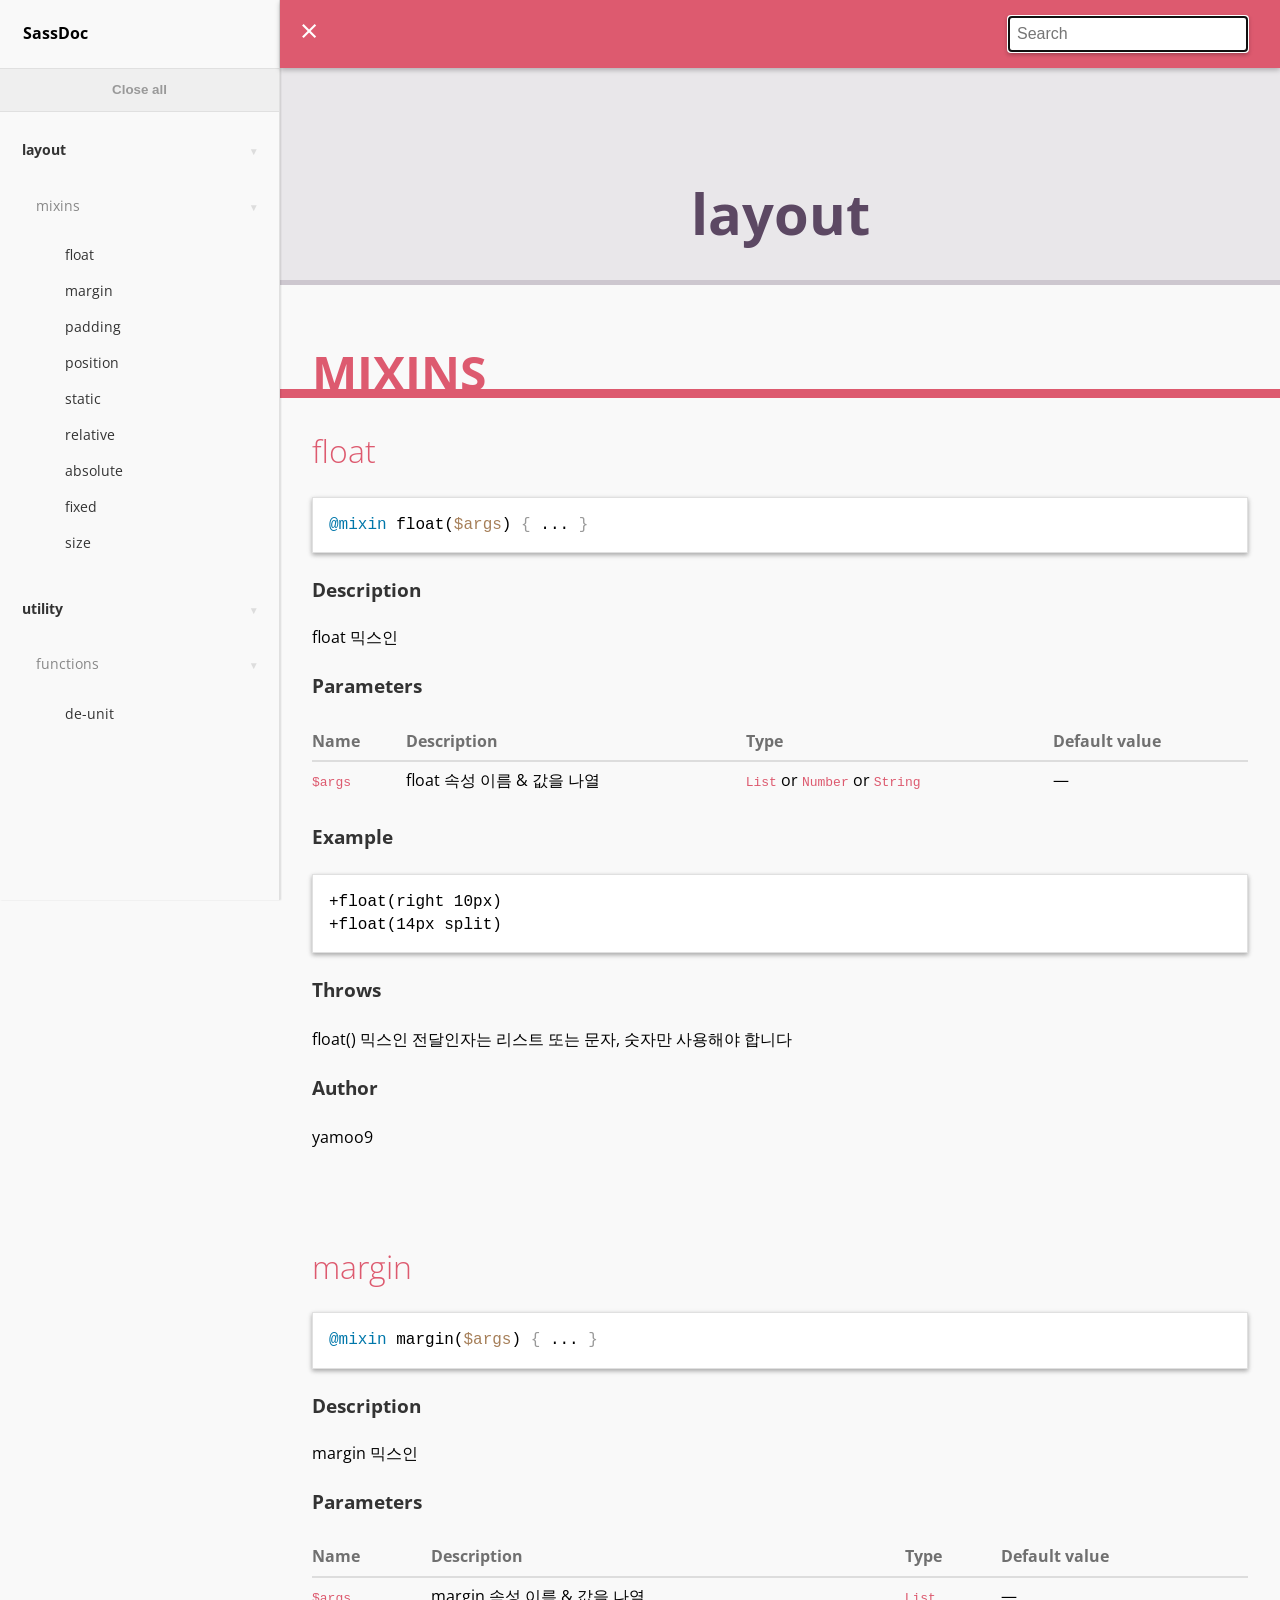
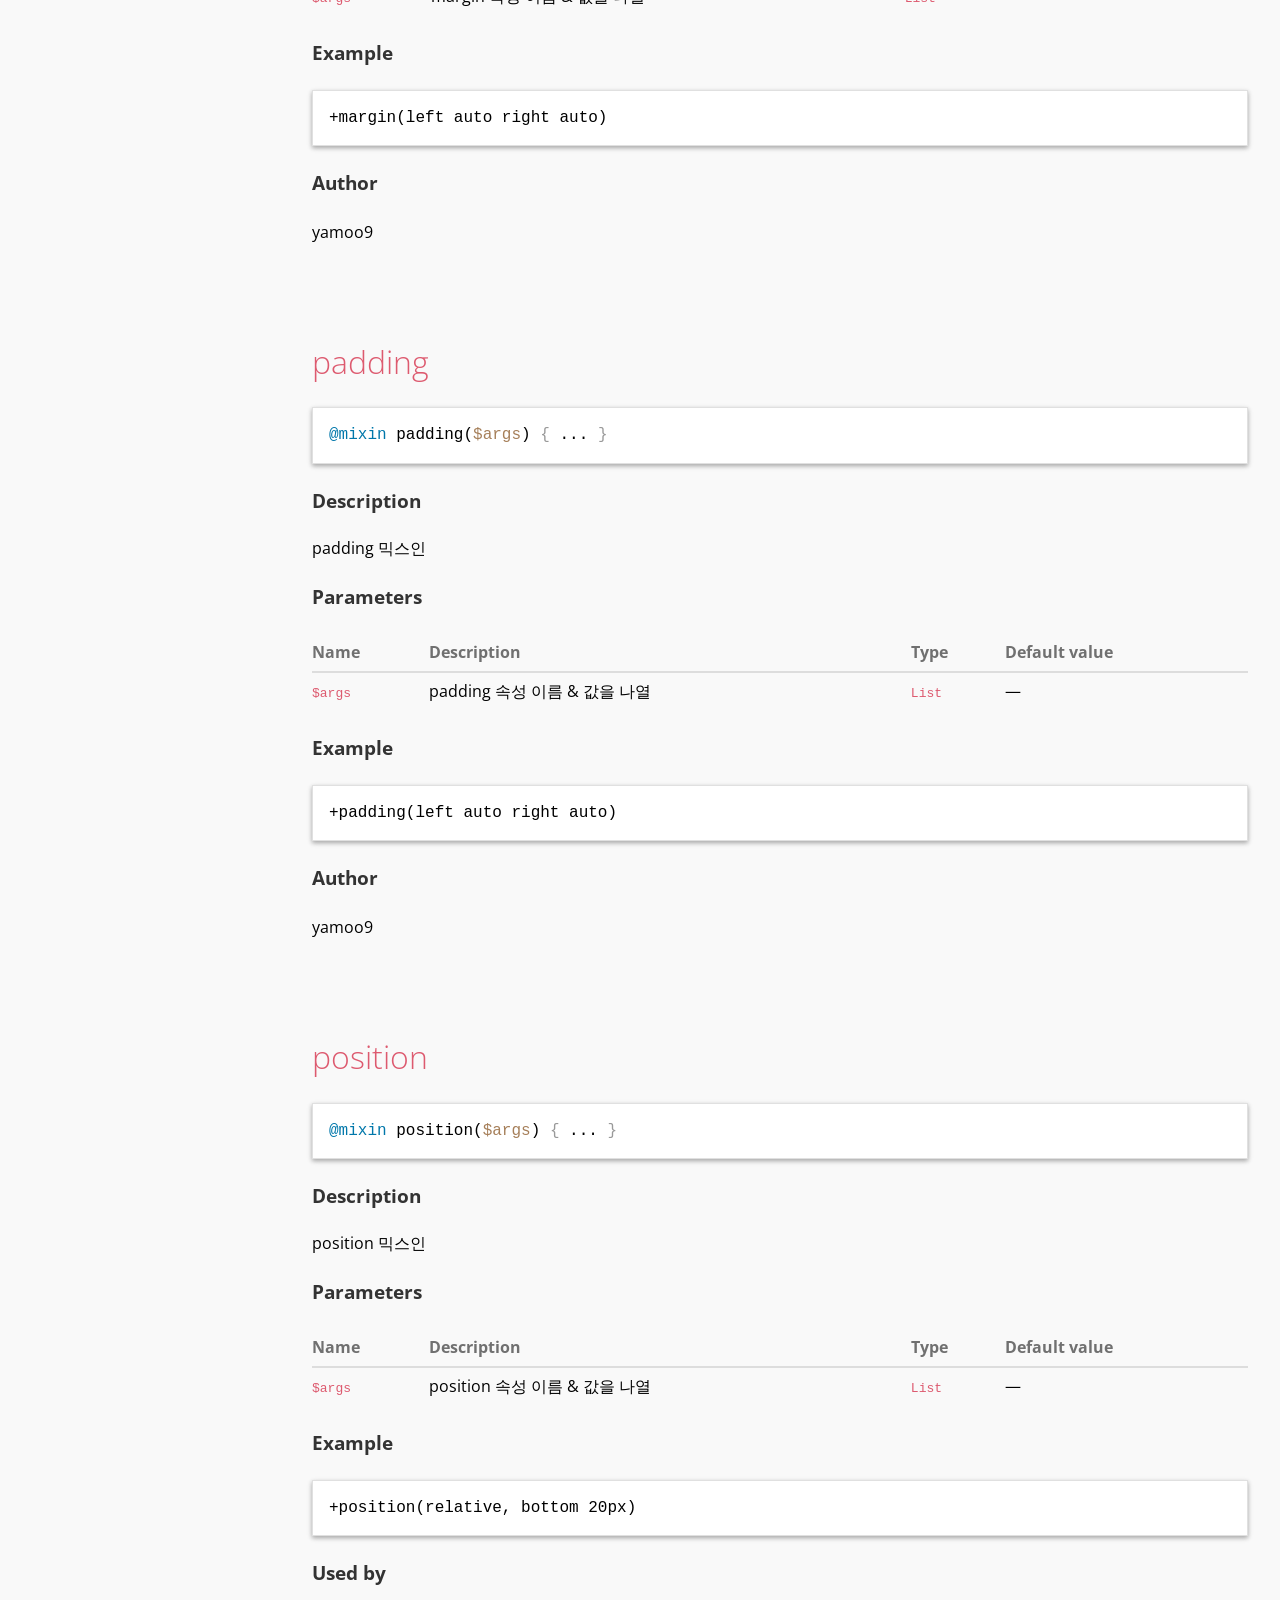
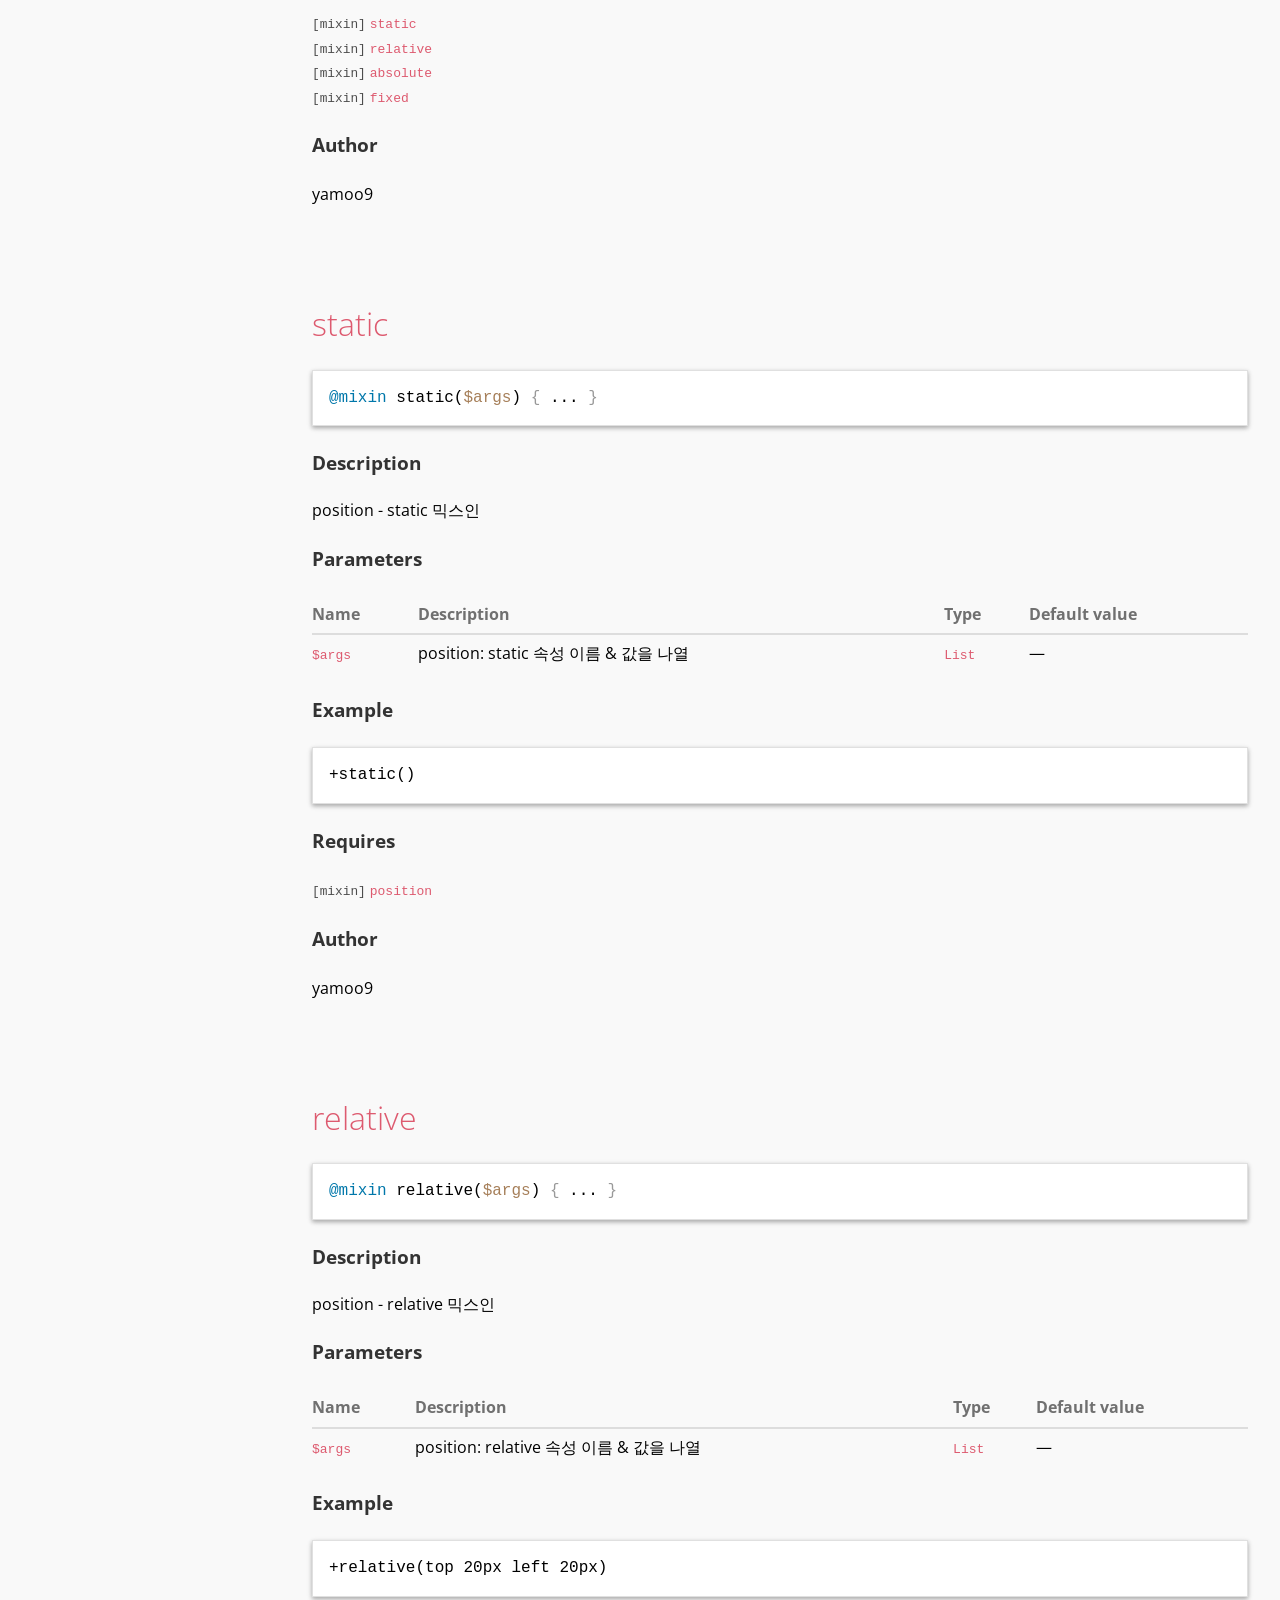
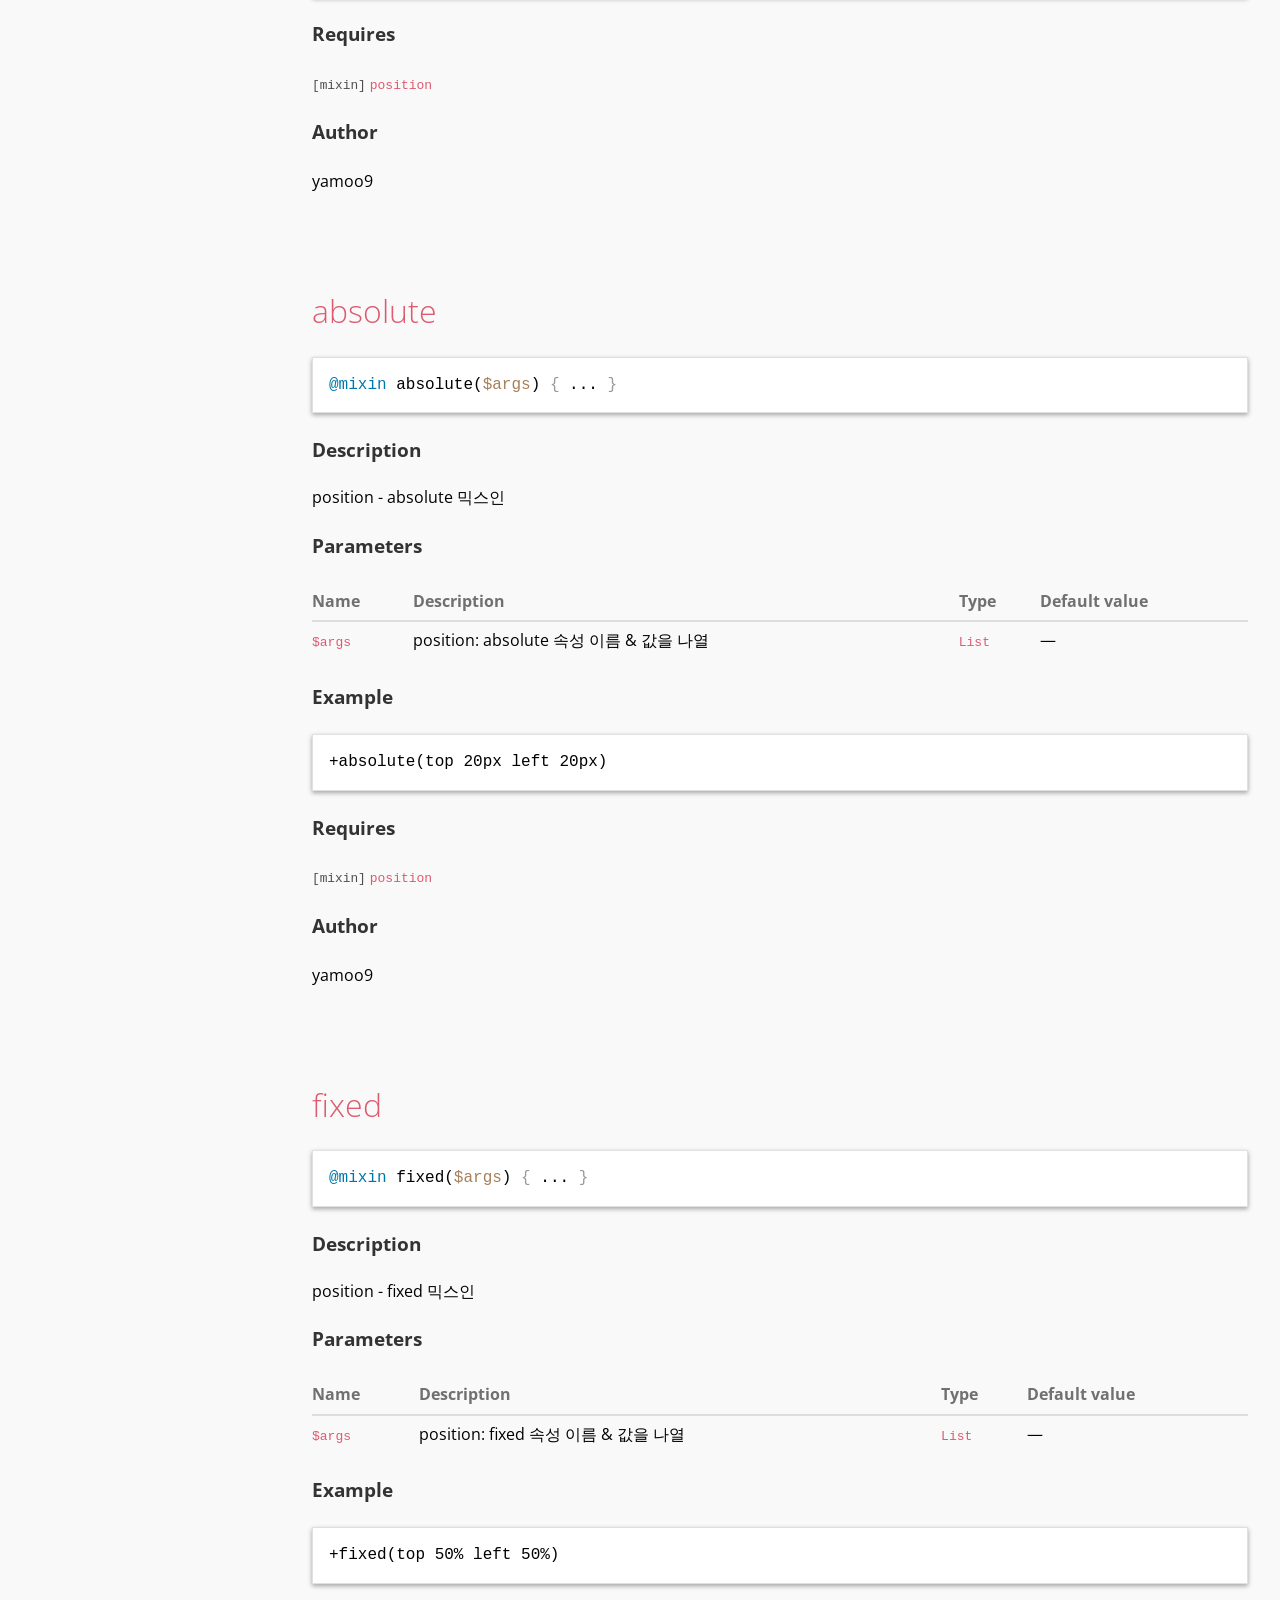
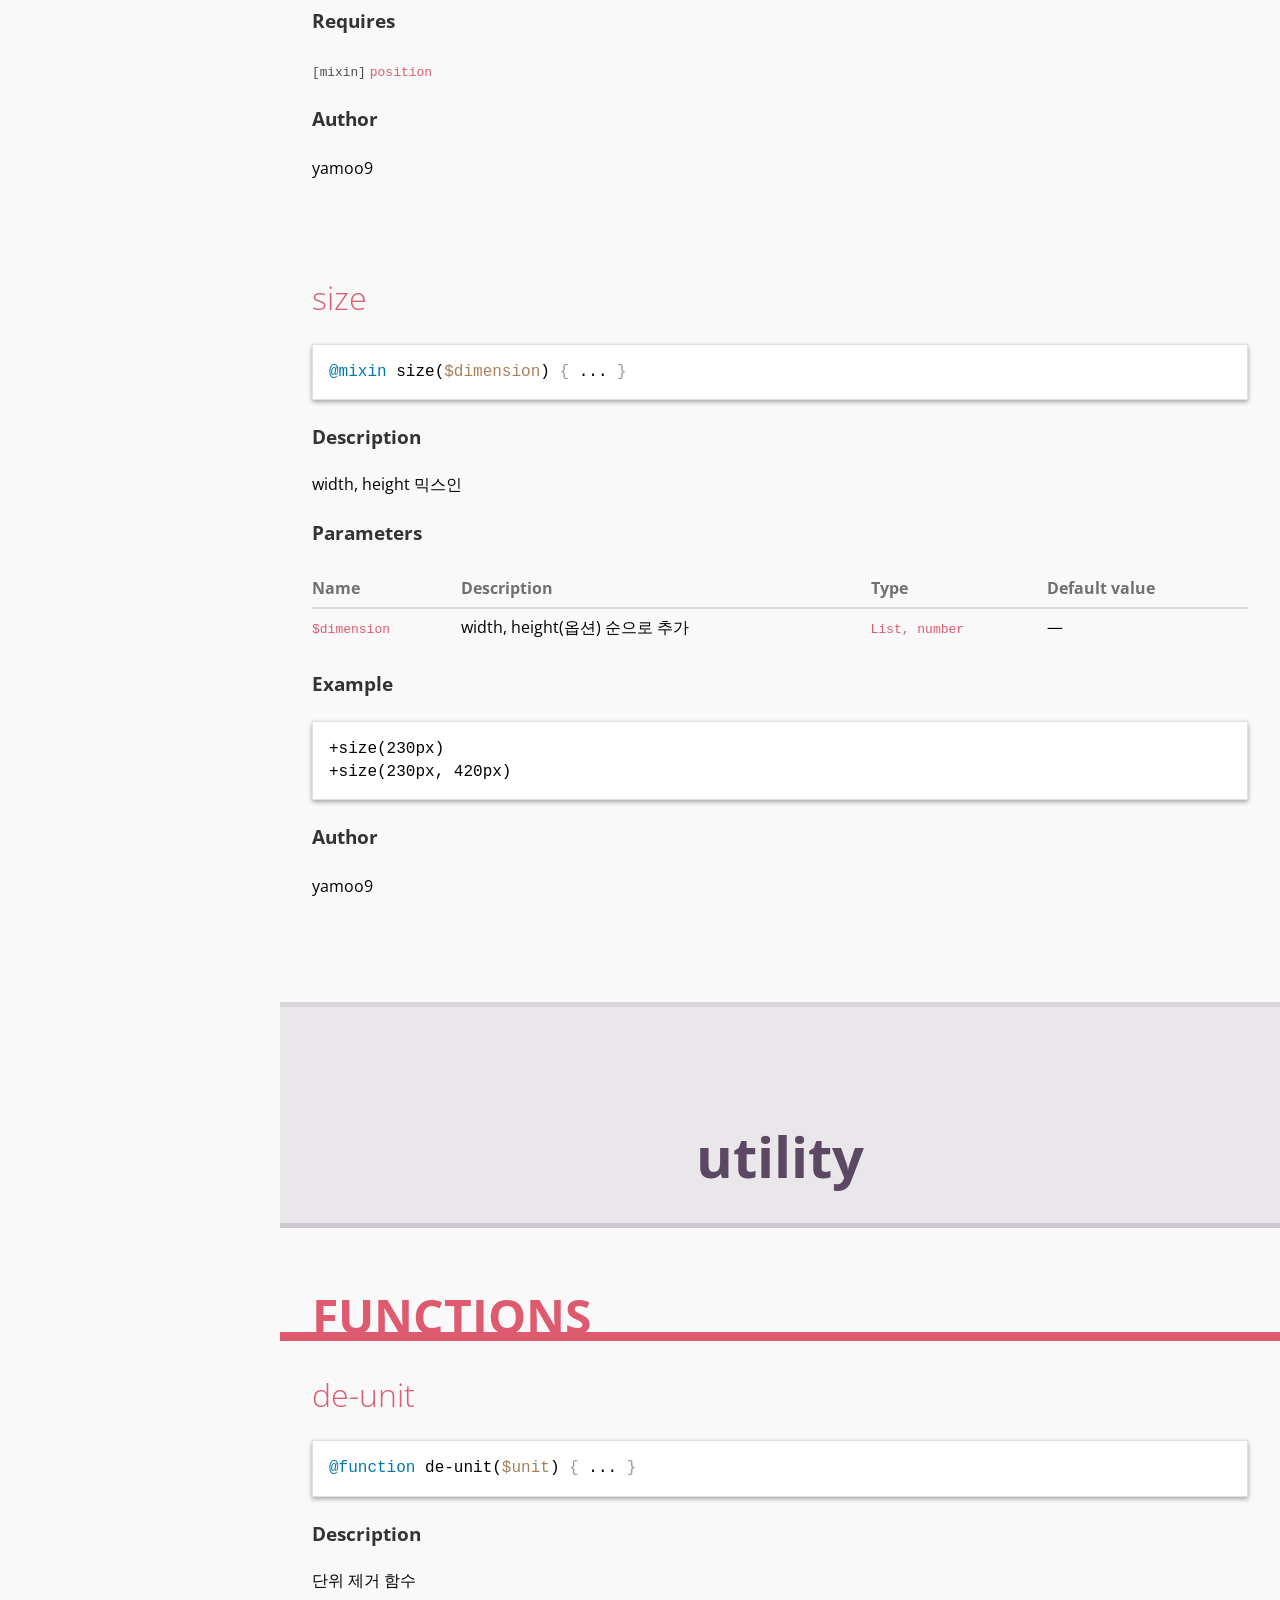
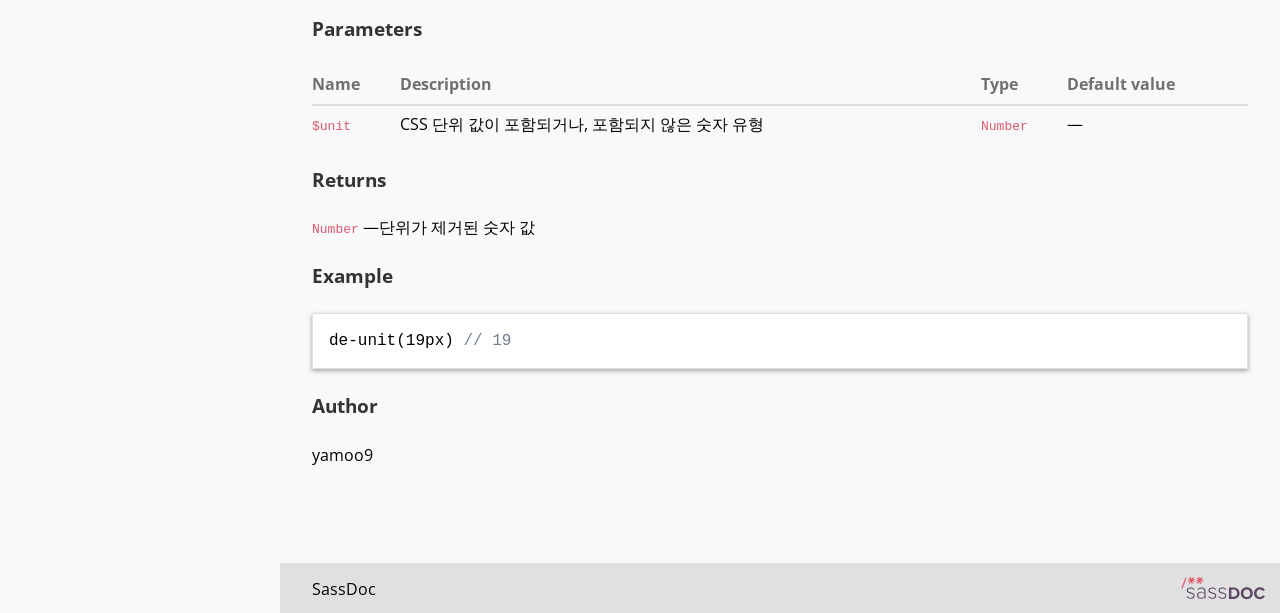
<file: LIBRARY/sassdoc/index.html>
<!doctype html><html lang="en"><head><meta charset="utf-8"><title>SassDoc</title><link rel="stylesheet" href="assets/css/main.css"><link href="https://fonts.googleapis.com/css?family=Open+Sans:400,500,700" rel="stylesheet" type="text/css"><meta name="viewport" content="width=device-width"><meta content="IE=edge, chrome=1" http-equiv="X-UA-Compatible"><!-- Open Graph tags --><meta property="og:title" content="SassDoc - SassDoc"><meta property="og:type" content="website"><meta property="og:description" content="Release the docs!"><!-- Thanks to Sass-lang.com for the icons --><link href="assets/images/favicon.png" rel="shortcut icon"></head><body><aside class="sidebar" role="nav"><div class="sidebar__header"><h1 class="sidebar__title">SassDoc</h1></div><div class="sidebar__body"><button type="button" class="btn-toggle js-btn-toggle" data-alt="Open all">Close all</button><p class="sidebar__item sidebar__item--heading" data-slug="layout"><a href="#layout">layout</a></p><div><p class="sidebar__item sidebar__item--sub-heading" data-slug="layout-mixin"><a href="#layout-mixin">mixins</a></p><ul class="list-unstyled"><li class="sidebar__item sassdoc__item" data-group="layout" data-name="float" data-type="mixin"><a href="#layout-mixin-float">float</a></li><li class="sidebar__item sassdoc__item" data-group="layout" data-name="margin" data-type="mixin"><a href="#layout-mixin-margin">margin</a></li><li class="sidebar__item sassdoc__item" data-group="layout" data-name="padding" data-type="mixin"><a href="#layout-mixin-padding">padding</a></li><li class="sidebar__item sassdoc__item" data-group="layout" data-name="position" data-type="mixin"><a href="#layout-mixin-position">position</a></li><li class="sidebar__item sassdoc__item" data-group="layout" data-name="static" data-type="mixin"><a href="#layout-mixin-static">static</a></li><li class="sidebar__item sassdoc__item" data-group="layout" data-name="relative" data-type="mixin"><a href="#layout-mixin-relative">relative</a></li><li class="sidebar__item sassdoc__item" data-group="layout" data-name="absolute" data-type="mixin"><a href="#layout-mixin-absolute">absolute</a></li><li class="sidebar__item sassdoc__item" data-group="layout" data-name="fixed" data-type="mixin"><a href="#layout-mixin-fixed">fixed</a></li><li class="sidebar__item sassdoc__item" data-group="layout" data-name="size" data-type="mixin"><a href="#layout-mixin-size">size</a></li></ul></div><p class="sidebar__item sidebar__item--heading" data-slug="utility"><a href="#utility">utility</a></p><div><p class="sidebar__item sidebar__item--sub-heading" data-slug="utility-function"><a href="#utility-function">functions</a></p><ul class="list-unstyled"><li class="sidebar__item sassdoc__item" data-group="utility" data-name="de-unit" data-type="function"><a href="#utility-function-de-unit">de-unit</a></li></ul></div></div></aside><article class="main" role="main"><header class="header" role="banner"><div class="container"><div class="sassdoc__searchbar searchbar"><label for="js-search-input" class="visually-hidden">Search</label><div class="searchbar__form" id="js-search"><input name="search" type="search" class="searchbar__field" autocomplete="off" autofocus id="js-search-input" placeholder="Search"><ul class="searchbar__suggestions" id="js-search-suggestions"></ul></div></div></div></header><section class="main__section"><h1 class="main__heading" id="layout"><div class="container">layout</div></h1><section class="main__sub-section" id="layout-mixin"><h2 class="main__heading--secondary"><div class="container">mixins</div></h2><section class="main__item container item" id="layout-mixin-float"><h3 class="item__heading"><a class="item__name" href="#mixin-float">float</a></h3><div class="item__code-wrapper"><pre class="item__code item__code--togglable language-scss" data-current-state="collapsed" data-expanded="@mixin float($args) { 
	// 초기값 설정
	$_float: left;
	$_gutter: after;
	$_gutter_value: null;
	$_edge: null;

	// 유효성 검사
	$_type: type-of($args);

	@if $_type != &quot;list&quot; and $_type != &quot;number&quot; and $_type != &quot;string&quot; {
		@error &quot;float() 믹스인 전달인자는 리스트 또는 문자, 숫자만 사용해야 합니다&quot;;
	}

	// 조건이 리스트일 때
	@if $_type == &quot;list&quot; {
		$l: length($args);

		@for $i from 1 through $l {
			$item: nth($args, $i);

			@if $item == left or $item == right or $item == none {
				$_float: $item;
			}

			@if $item == inside or $item == after or $item == before or $item == split {
				$_gutter: $item;
			}

			@if $item == first or $item == last {
				$_edge: $item;
			}

			@if type-of($item) == &quot;number&quot; {
				$_gutter_value: $item;
			}
		}
	}

	// 조건이 문자일 때
	@if $_type == &quot;string&quot; {
		@if $args == left or $args == right or $args == none {
			$_float: $args;
		}

		@if $args == inside or $args == after or $args == before or $args == split {
			$_gutter: $args;
		}

		@if $args == first or $args == last {
			$_edge: $args;
		}
	}

	// 조건이 숫자일 때
	@if $_type == &quot;number&quot; {
		$_gutter_value: $args;
	}

	// 설정
	float: $_float;

	@if $_gutter == after {
		margin-right: if($_edge == last, 0, $_gutter_value);
	}
	@else if $_gutter == before {
		margin-left: if($_edge == first, 0, $_gutter_value);
	}
	@else if $_gutter == split {
		margin: {
			left: $_gutter_value / 2;
			right: $_gutter_value / 2;
		};
	}
	@else if $_gutter == inside {
		padding: {
			left: $_gutter_value / 2;
			right: $_gutter_value / 2;
		};
	}
 }" data-collapsed="@mixin float($args) { ... }"><code>@mixin float($args) { ... }</code></pre></div><h3 class="item__sub-heading">Description</h3><div class="item__description"><p>float 믹스인</p></div><h3 class="item__sub-heading">Parameters</h3><table class="item__parameters"><thead><tr><th scope="col"><span class="visually-hidden">parameter </span>Name</th><th scope="col"><span class="visually-hidden">parameter </span>Description</th><th scope="col"><span class="visually-hidden">parameter </span>Type</th><th scope="col"><span class="visually-hidden">parameter </span>Default value</th></tr></thead><tbody><tr class="item__parameter"><th scope="row" data-label="name"><code>$args</code></th><td data-label="desc"><p>float 속성 이름 &amp; 값을 나열</p></td><td data-label="type"><code>List</code> or <code>Number</code> or <code>String</code></td><td data-label="default">&mdash;<span class="visually-hidden"> none</span></td></tr></tbody></table><h3 class="item__sub-heading">Example</h3><div class="item__example example"><pre class="example__code language-scss"><code>+float(right 10px)
+float(14px split)</code></pre></div><h3 class="item__sub-heading">Throws</h3><ul class="list-unstyled"><li><p>float() 믹스인 전달인자는 리스트 또는 문자, 숫자만 사용해야 합니다</p></li></ul><h3 class="item__sub-heading">Author</h3><ul class="list-unstyled"><li><p>yamoo9</p></li></ul></section><section class="main__item container item" id="layout-mixin-margin"><h3 class="item__heading"><a class="item__name" href="#mixin-margin">margin</a></h3><div class="item__code-wrapper"><pre class="item__code item__code--togglable language-scss" data-current-state="collapsed" data-expanded="@mixin margin($args) { 

	$use-null: false;

	@if type-of($args) == &quot;list&quot; {
		@if type-of(nth($args, 1)) == &quot;string&quot; {
			@each $dir in top, left, bottom, right {
				$i: index($args, $dir);

				@if $i {
					margin-#{$dir}: nth($args, $i + 1);
				}
			}
		}
		@else {
			$l: length($args);

			@for $i from 1 through $l {
				@if nth($args, $i) == null {
					$use-null: true;
				}
			}

			@if not $use-null {
				@if $l == 2 {
					$t-b: nth($args, 1);
					$r-l: nth($args, 2);

					margin: $t-b $r-l;
				}
				@else if $l == 3 {
					$t: nth($args, 1);
					$r-l: nth($args, 2);
					$b: nth($args, 3);

					margin: $t $r-l $b;
				}
				@else {
					$t: nth($args, 1);
					$r: nth($args, 2);
					$b: nth($args, 3);
					$l: nth($args, 4);

					margin: $t $r $b $l;
				}
			}

			@else {
				@if $l == 2 {
					margin-top: nth($args, 1);
					margin-right: nth($args, 2);
					margin-bottom: nth($args, 1);
					margin-left: nth($args, 2);
				}
				@else if $l == 3 {
					margin-top: nth($args, 1);
					margin-right: nth($args, 2);
					margin-bottom: nth($args, 3);
					margin-left: nth($args, 2);
				}
				@else {
					margin-top: nth($args, 1);
					margin-right: nth($args, 2);
					margin-bottom: nth($args, 3);
					margin-left: nth($args, 4);
				}
			}

		}
	}
	@else {
		margin: $args;
	}
 }" data-collapsed="@mixin margin($args) { ... }"><code>@mixin margin($args) { ... }</code></pre></div><h3 class="item__sub-heading">Description</h3><div class="item__description"><p>margin 믹스인</p></div><h3 class="item__sub-heading">Parameters</h3><table class="item__parameters"><thead><tr><th scope="col"><span class="visually-hidden">parameter </span>Name</th><th scope="col"><span class="visually-hidden">parameter </span>Description</th><th scope="col"><span class="visually-hidden">parameter </span>Type</th><th scope="col"><span class="visually-hidden">parameter </span>Default value</th></tr></thead><tbody><tr class="item__parameter"><th scope="row" data-label="name"><code>$args</code></th><td data-label="desc"><p>margin 속성 이름 &amp; 값을 나열</p></td><td data-label="type"><code>List</code></td><td data-label="default">&mdash;<span class="visually-hidden"> none</span></td></tr></tbody></table><h3 class="item__sub-heading">Example</h3><div class="item__example example"><pre class="example__code language-scss"><code>+margin(left auto right auto)</code></pre></div><h3 class="item__sub-heading">Author</h3><ul class="list-unstyled"><li><p>yamoo9</p></li></ul></section><section class="main__item container item" id="layout-mixin-padding"><h3 class="item__heading"><a class="item__name" href="#mixin-padding">padding</a></h3><div class="item__code-wrapper"><pre class="item__code item__code--togglable language-scss" data-current-state="collapsed" data-expanded="@mixin padding($args) { 

	$use-null: false;

	@if type-of($args) == &quot;list&quot; {
		@if type-of(nth($args, 1)) == &quot;string&quot; {
			@each $dir in top, left, bottom, right {
				$i: index($args, $dir);

				@if $i {
					padding-#{$dir}: nth($args, $i + 1);
				}
			}
		}
		@else {
			$l: length($args);

			@for $i from 1 through $l {
				@if nth($args, $i) == null {
					$use-null: true;
				}
			}

			@if not $use-null {
				@if $l == 2 {
					$t-b: nth($args, 1);
					$r-l: nth($args, 2);

					padding: $t-b $r-l;
				}
				@else if $l == 3 {
					$t: nth($args, 1);
					$r-l: nth($args, 2);
					$b: nth($args, 3);

					padding: $t $r-l $b;
				}
				@else {
					$t: nth($args, 1);
					$r: nth($args, 2);
					$b: nth($args, 3);
					$l: nth($args, 4);

					padding: $t $r $b $l;
				}
			}

			@else {
				@if $l == 2 {
					padding-top: nth($args, 1);
					padding-right: nth($args, 2);
					padding-bottom: nth($args, 1);
					padding-left: nth($args, 2);
				}
				@else if $l == 3 {
					padding-top: nth($args, 1);
					padding-right: nth($args, 2);
					padding-bottom: nth($args, 3);
					padding-left: nth($args, 2);
				}
				@else {
					padding-top: nth($args, 1);
					padding-right: nth($args, 2);
					padding-bottom: nth($args, 3);
					padding-left: nth($args, 4);
				}
			}

		}
	}
	@else {
		padding: $args;
	}
 }" data-collapsed="@mixin padding($args) { ... }"><code>@mixin padding($args) { ... }</code></pre></div><h3 class="item__sub-heading">Description</h3><div class="item__description"><p>padding 믹스인</p></div><h3 class="item__sub-heading">Parameters</h3><table class="item__parameters"><thead><tr><th scope="col"><span class="visually-hidden">parameter </span>Name</th><th scope="col"><span class="visually-hidden">parameter </span>Description</th><th scope="col"><span class="visually-hidden">parameter </span>Type</th><th scope="col"><span class="visually-hidden">parameter </span>Default value</th></tr></thead><tbody><tr class="item__parameter"><th scope="row" data-label="name"><code>$args</code></th><td data-label="desc"><p>padding 속성 이름 &amp; 값을 나열</p></td><td data-label="type"><code>List</code></td><td data-label="default">&mdash;<span class="visually-hidden"> none</span></td></tr></tbody></table><h3 class="item__sub-heading">Example</h3><div class="item__example example"><pre class="example__code language-scss"><code>+padding(left auto right auto)</code></pre></div><h3 class="item__sub-heading">Author</h3><ul class="list-unstyled"><li><p>yamoo9</p></li></ul></section><section class="main__item container item" id="layout-mixin-position"><h3 class="item__heading"><a class="item__name" href="#mixin-position">position</a></h3><div class="item__code-wrapper"><pre class="item__code item__code--togglable language-scss" data-current-state="collapsed" data-expanded="@mixin position($args) { 
	position: $position;

	@if $args != null {
		@each $dir in top, left, bottom, right, z-index {
			$i: index($args, $dir);

			@if $i {
				#{$dir}: nth($args, $i + 1);
			}
		}
	}
 }" data-collapsed="@mixin position($args) { ... }"><code>@mixin position($args) { ... }</code></pre></div><h3 class="item__sub-heading">Description</h3><div class="item__description"><p>position 믹스인</p></div><h3 class="item__sub-heading">Parameters</h3><table class="item__parameters"><thead><tr><th scope="col"><span class="visually-hidden">parameter </span>Name</th><th scope="col"><span class="visually-hidden">parameter </span>Description</th><th scope="col"><span class="visually-hidden">parameter </span>Type</th><th scope="col"><span class="visually-hidden">parameter </span>Default value</th></tr></thead><tbody><tr class="item__parameter"><th scope="row" data-label="name"><code>$args</code></th><td data-label="desc"><p>position 속성 이름 &amp; 값을 나열</p></td><td data-label="type"><code>List</code></td><td data-label="default">&mdash;<span class="visually-hidden"> none</span></td></tr></tbody></table><h3 class="item__sub-heading">Example</h3><div class="item__example example"><pre class="example__code language-scss"><code>+position(relative, bottom 20px)</code></pre></div><h3 class="item__sub-heading">Used by</h3><ul class="list-unstyled"><li><span class="item__cross-type">[mixin]</span> <a href="#layout-mixin-static"><code>static</code></a></li><li><span class="item__cross-type">[mixin]</span> <a href="#layout-mixin-relative"><code>relative</code></a></li><li><span class="item__cross-type">[mixin]</span> <a href="#layout-mixin-absolute"><code>absolute</code></a></li><li><span class="item__cross-type">[mixin]</span> <a href="#layout-mixin-fixed"><code>fixed</code></a></li></ul><h3 class="item__sub-heading">Author</h3><ul class="list-unstyled"><li><p>yamoo9</p></li></ul></section><section class="main__item container item" id="layout-mixin-static"><h3 class="item__heading"><a class="item__name" href="#mixin-static">static</a></h3><div class="item__code-wrapper"><pre class="item__code item__code--togglable language-scss" data-current-state="collapsed" data-expanded="@mixin static($args) { 
	@include position(static, null);
 }" data-collapsed="@mixin static($args) { ... }"><code>@mixin static($args) { ... }</code></pre></div><h3 class="item__sub-heading">Description</h3><div class="item__description"><p>position - static 믹스인</p></div><h3 class="item__sub-heading">Parameters</h3><table class="item__parameters"><thead><tr><th scope="col"><span class="visually-hidden">parameter </span>Name</th><th scope="col"><span class="visually-hidden">parameter </span>Description</th><th scope="col"><span class="visually-hidden">parameter </span>Type</th><th scope="col"><span class="visually-hidden">parameter </span>Default value</th></tr></thead><tbody><tr class="item__parameter"><th scope="row" data-label="name"><code>$args</code></th><td data-label="desc"><p>position: static 속성 이름 &amp; 값을 나열</p></td><td data-label="type"><code>List</code></td><td data-label="default">&mdash;<span class="visually-hidden"> none</span></td></tr></tbody></table><h3 class="item__sub-heading">Example</h3><div class="item__example example"><pre class="example__code language-scss"><code>+static()</code></pre></div><h3 class="item__sub-heading">Requires</h3><ul class="list-unstyled"><li class="item__description item__description--inline"><span class="item__cross-type">[mixin]</span> <a href="#layout-mixin-position"><code>position</code></a></li></ul><h3 class="item__sub-heading">Author</h3><ul class="list-unstyled"><li><p>yamoo9</p></li></ul></section><section class="main__item container item" id="layout-mixin-relative"><h3 class="item__heading"><a class="item__name" href="#mixin-relative">relative</a></h3><div class="item__code-wrapper"><pre class="item__code item__code--togglable language-scss" data-current-state="collapsed" data-expanded="@mixin relative($args) { 
	@include position(relative, $args);
 }" data-collapsed="@mixin relative($args) { ... }"><code>@mixin relative($args) { ... }</code></pre></div><h3 class="item__sub-heading">Description</h3><div class="item__description"><p>position - relative 믹스인</p></div><h3 class="item__sub-heading">Parameters</h3><table class="item__parameters"><thead><tr><th scope="col"><span class="visually-hidden">parameter </span>Name</th><th scope="col"><span class="visually-hidden">parameter </span>Description</th><th scope="col"><span class="visually-hidden">parameter </span>Type</th><th scope="col"><span class="visually-hidden">parameter </span>Default value</th></tr></thead><tbody><tr class="item__parameter"><th scope="row" data-label="name"><code>$args</code></th><td data-label="desc"><p>position: relative 속성 이름 &amp; 값을 나열</p></td><td data-label="type"><code>List</code></td><td data-label="default">&mdash;<span class="visually-hidden"> none</span></td></tr></tbody></table><h3 class="item__sub-heading">Example</h3><div class="item__example example"><pre class="example__code language-scss"><code>+relative(top 20px left 20px)</code></pre></div><h3 class="item__sub-heading">Requires</h3><ul class="list-unstyled"><li class="item__description item__description--inline"><span class="item__cross-type">[mixin]</span> <a href="#layout-mixin-position"><code>position</code></a></li></ul><h3 class="item__sub-heading">Author</h3><ul class="list-unstyled"><li><p>yamoo9</p></li></ul></section><section class="main__item container item" id="layout-mixin-absolute"><h3 class="item__heading"><a class="item__name" href="#mixin-absolute">absolute</a></h3><div class="item__code-wrapper"><pre class="item__code item__code--togglable language-scss" data-current-state="collapsed" data-expanded="@mixin absolute($args) { 
	@include position(absolute, $args);
 }" data-collapsed="@mixin absolute($args) { ... }"><code>@mixin absolute($args) { ... }</code></pre></div><h3 class="item__sub-heading">Description</h3><div class="item__description"><p>position - absolute 믹스인</p></div><h3 class="item__sub-heading">Parameters</h3><table class="item__parameters"><thead><tr><th scope="col"><span class="visually-hidden">parameter </span>Name</th><th scope="col"><span class="visually-hidden">parameter </span>Description</th><th scope="col"><span class="visually-hidden">parameter </span>Type</th><th scope="col"><span class="visually-hidden">parameter </span>Default value</th></tr></thead><tbody><tr class="item__parameter"><th scope="row" data-label="name"><code>$args</code></th><td data-label="desc"><p>position: absolute 속성 이름 &amp; 값을 나열</p></td><td data-label="type"><code>List</code></td><td data-label="default">&mdash;<span class="visually-hidden"> none</span></td></tr></tbody></table><h3 class="item__sub-heading">Example</h3><div class="item__example example"><pre class="example__code language-scss"><code>+absolute(top 20px left 20px)</code></pre></div><h3 class="item__sub-heading">Requires</h3><ul class="list-unstyled"><li class="item__description item__description--inline"><span class="item__cross-type">[mixin]</span> <a href="#layout-mixin-position"><code>position</code></a></li></ul><h3 class="item__sub-heading">Author</h3><ul class="list-unstyled"><li><p>yamoo9</p></li></ul></section><section class="main__item container item" id="layout-mixin-fixed"><h3 class="item__heading"><a class="item__name" href="#mixin-fixed">fixed</a></h3><div class="item__code-wrapper"><pre class="item__code item__code--togglable language-scss" data-current-state="collapsed" data-expanded="@mixin fixed($args) { 
	@include position(fixed, $args);
 }" data-collapsed="@mixin fixed($args) { ... }"><code>@mixin fixed($args) { ... }</code></pre></div><h3 class="item__sub-heading">Description</h3><div class="item__description"><p>position - fixed 믹스인</p></div><h3 class="item__sub-heading">Parameters</h3><table class="item__parameters"><thead><tr><th scope="col"><span class="visually-hidden">parameter </span>Name</th><th scope="col"><span class="visually-hidden">parameter </span>Description</th><th scope="col"><span class="visually-hidden">parameter </span>Type</th><th scope="col"><span class="visually-hidden">parameter </span>Default value</th></tr></thead><tbody><tr class="item__parameter"><th scope="row" data-label="name"><code>$args</code></th><td data-label="desc"><p>position: fixed 속성 이름 &amp; 값을 나열</p></td><td data-label="type"><code>List</code></td><td data-label="default">&mdash;<span class="visually-hidden"> none</span></td></tr></tbody></table><h3 class="item__sub-heading">Example</h3><div class="item__example example"><pre class="example__code language-scss"><code>+fixed(top 50% left 50%)</code></pre></div><h3 class="item__sub-heading">Requires</h3><ul class="list-unstyled"><li class="item__description item__description--inline"><span class="item__cross-type">[mixin]</span> <a href="#layout-mixin-position"><code>position</code></a></li></ul><h3 class="item__sub-heading">Author</h3><ul class="list-unstyled"><li><p>yamoo9</p></li></ul></section><section class="main__item container item" id="layout-mixin-size"><h3 class="item__heading"><a class="item__name" href="#mixin-size">size</a></h3><div class="item__code-wrapper"><pre class="item__code item__code--togglable language-scss" data-current-state="collapsed" data-expanded="@mixin size($dimension) { 
	@if length($dimension) == 2 {
		width: nth($dimension, 1);
		height: nth($dimension, 2);
	}

	@if length($dimension) == 1 {
		width: nth($dimension, 1);
		height: nth($dimension, 1);
	}
 }" data-collapsed="@mixin size($dimension) { ... }"><code>@mixin size($dimension) { ... }</code></pre></div><h3 class="item__sub-heading">Description</h3><div class="item__description"><p>width, height 믹스인</p></div><h3 class="item__sub-heading">Parameters</h3><table class="item__parameters"><thead><tr><th scope="col"><span class="visually-hidden">parameter </span>Name</th><th scope="col"><span class="visually-hidden">parameter </span>Description</th><th scope="col"><span class="visually-hidden">parameter </span>Type</th><th scope="col"><span class="visually-hidden">parameter </span>Default value</th></tr></thead><tbody><tr class="item__parameter"><th scope="row" data-label="name"><code>$dimension</code></th><td data-label="desc"><p>width, height(옵션) 순으로 추가</p></td><td data-label="type"><code>List, number</code></td><td data-label="default">&mdash;<span class="visually-hidden"> none</span></td></tr></tbody></table><h3 class="item__sub-heading">Example</h3><div class="item__example example"><pre class="example__code language-scss"><code>+size(230px)
+size(230px, 420px)</code></pre></div><h3 class="item__sub-heading">Author</h3><ul class="list-unstyled"><li><p>yamoo9</p></li></ul></section></section></section><section class="main__section"><h1 class="main__heading" id="utility"><div class="container">utility</div></h1><section class="main__sub-section" id="utility-function"><h2 class="main__heading--secondary"><div class="container">functions</div></h2><section class="main__item container item" id="utility-function-de-unit"><h3 class="item__heading"><a class="item__name" href="#function-de-unit">de-unit</a></h3><div class="item__code-wrapper"><pre class="item__code item__code--togglable language-scss" data-current-state="collapsed" data-expanded="@function de-unit($unit) { 
	@return $unit / ($unit * 0 + 1);
 }" data-collapsed="@function de-unit($unit) { ... }"><code>@function de-unit($unit) { ... }</code></pre></div><h3 class="item__sub-heading">Description</h3><div class="item__description"><p>단위 제거 함수</p></div><h3 class="item__sub-heading">Parameters</h3><table class="item__parameters"><thead><tr><th scope="col"><span class="visually-hidden">parameter </span>Name</th><th scope="col"><span class="visually-hidden">parameter </span>Description</th><th scope="col"><span class="visually-hidden">parameter </span>Type</th><th scope="col"><span class="visually-hidden">parameter </span>Default value</th></tr></thead><tbody><tr class="item__parameter"><th scope="row" data-label="name"><code>$unit</code></th><td data-label="desc"><p>CSS 단위 값이 포함되거나, 포함되지 않은 숫자 유형</p></td><td data-label="type"><code>Number</code></td><td data-label="default">&mdash;<span class="visually-hidden"> none</span></td></tr></tbody></table><h3 class="item__sub-heading">Returns</h3><div class="item__description item__description--inline"><code>Number</code> &mdash;<p>단위가 제거된 숫자 값</p></div><h3 class="item__sub-heading">Example</h3><div class="item__example example"><pre class="example__code language-scss"><code>de-unit(19px) // 19</code></pre></div><h3 class="item__sub-heading">Author</h3><ul class="list-unstyled"><li><p>yamoo9</p></li></ul></section></section></section><footer class="footer" role="contentinfo"><div class="container"><div class="footer__project-info project-info"><!-- Name and URL --> <span class="project-info__name">SassDoc</span><!-- Version --><!-- License --></div><a class="footer__watermark" href="http://sassdoc.com"><img src="assets/images/logo_light_inline.svg" alt="SassDoc Logo"></a></div></footer></article><script src="https://ajax.googleapis.com/ajax/libs/jquery/2.1.1/jquery.min.js"></script><script>window.jQuery || document.write('<script src="assets/js/vendor/jquery.min.js"><\/script>')</script><script src="assets/js/main.min.js"></script></body></html>
</file>
<file: LIBRARY/sassdoc/assets/css/main.css>
.container:after,.header:after,.searchbar:after{content:"";display:table;clear:both}.visually-hidden{width:1px;height:1px;position:absolute;padding:0;margin:-1px;overflow:hidden;clip:rect(0 0 0 0);border:0}.sidebar__title{text-overflow:ellipsis;overflow:hidden;white-space:nowrap}code[class*='language-'],pre[class*='language-']{color:black;text-shadow:0 1px white;font-family:Consolas, Monaco, 'Andale Mono', monospace;direction:ltr;text-align:left;white-space:pre;word-spacing:normal;word-break:normal;-moz-tab-size:4;-o-tab-size:4;tab-size:4;-webkit-hyphens:none;-moz-hyphens:none;-ms-hyphens:none;hyphens:none}pre[class*='language-']::-moz-selection,pre[class*='language-'] ::-moz-selection,code[class*='language-']::-moz-selection,code[class*='language-'] ::-moz-selection{text-shadow:none;background:#b3d4fc}pre[class*='language-']::selection,pre[class*='language-'] ::selection,code[class*='language-']::selection,code[class*='language-'] ::selection{text-shadow:none;background:#b3d4fc}@media print{code[class*='language-'],pre[class*='language-']{text-shadow:none}}pre[class*='language-']{padding:1em;margin:.5em 0;overflow:auto}:not(pre)>code[class*='language-'],pre[class*='language-']{background:white}:not(pre)>code[class*='language-']{padding:.1em;border-radius:.3em}.token.comment,.token.prolog,.token.doctype,.token.cdata{color:slategray}.token.punctuation{color:#999}.namespace{opacity:.7}.token.property,.token.tag,.token.boolean,.token.number,.token.constant,.token.symbol{color:#905}.token.selector,.token.attr-name,.token.string,.token.builtin{color:#690}.token.operator,.token.entity,.token.url,.language-css .token.string,.style .token.string,.token.variable{color:#a67f59;background:rgba(255,255,255,0.5)}.token.atrule,.token.attr-value,.token.keyword{color:#07a}.token.regex,.token.important{color:#e90}.token.important{font-weight:bold}.token.entity{cursor:help}html{-webkit-box-sizing:border-box;-moz-box-sizing:border-box;box-sizing:border-box}*,*::after,*::before{-webkit-box-sizing:inherit;-moz-box-sizing:inherit;box-sizing:inherit}body{font:1em/1.35 "Open Sans","Helvetica Neue Light","Helvetica Neue","Helvetica","Arial",sans-serif;overflow:auto;margin:0}a{transition:0.15s;text-decoration:none;color:#dd5a6f}a:hover,a:hover code{color:#333}table p{margin:0 0 0.5rem}:not(pre)>code{color:#dd5a6f;white-space:nowrap;font-weight:normal}@media (max-width: 800px){table,tbody,tr,td,th{display:block}thead{width:1px;height:1px;position:absolute;padding:0;margin:-1px;overflow:hidden;clip:rect(0 0 0 0);border:0}tr{padding-bottom:1em;margin-bottom:1em;border-bottom:2px solid #ddd}td::before,th::before{content:attr(data-label) ": ";text-transform:capitalize;font-weight:bold}td p,th p{display:inline}}.layout-toggle{display:none}@media (min-width: 801px){.layout-toggle{position:absolute;top:8px;left:20px;font-size:2em;cursor:pointer;color:white;display:block}}@media (min-width: 801px){.sidebar-closed .sidebar{-webkit-transform:translateX(-280px);-ms-transform:translateX(-280px);transform:translateX(-280px)}.sidebar-closed .main{padding-left:0}.sidebar-closed .header{left:0}}.list-unstyled{padding-left:0;list-style:none;line-height:1.5;margin-top:0;margin-bottom:1.5rem}.list-inline li{display:inline-block}.container{max-width:100%;width:1170px;margin:0 auto;padding:0 2rem}.relative{position:relative}.clear{clear:both}.header{position:fixed;top:0;right:0;left:280px;box-shadow:0 2px 5px rgba(0,0,0,0.26);padding:1em 0;background:#dd5a6f;color:#e0e0e0;z-index:4000}@media (max-width: 800px){.header{left:0}}@media (min-width: 801px){.header{transition:0.2s cubic-bezier(0.215, 0.61, 0.355, 1)}}.header__title{font-weight:500;text-align:center;margin:0 0 0.5em 0}.header__title a{color:#e0e0e0}@media (min-width: 801px){.header__title{float:left;font-size:1em;margin-top:.25em;margin-bottom:0}}.searchbar{display:inline-block;float:right}@media (max-width: 800px){.searchbar{display:block;float:none}}.searchbar__form{float:right;position:relative}@media (max-width: 800px){.searchbar__form{float:none}}@media (min-width: 801px){.searchbar__form{min-width:15em}}.searchbar__field{border:none;padding:0.5em;font-size:1em;margin:0;width:100%;box-shadow:0 1.5px 4px rgba(0,0,0,0.24),0 1.5px 6px rgba(0,0,0,0.12);border:1px solid #e0e0e0}.searchbar__suggestions{position:absolute;top:100%;right:0;left:0;box-shadow:0 1.5px 4px rgba(0,0,0,0.24),0 1.5px 6px rgba(0,0,0,0.12);border:1px solid #e0e0e0;background:white;padding:0;margin:0;list-style:none;z-index:2}.searchbar__suggestions:empty{display:none}.searchbar__suggestions .selected{background:#ddd}.searchbar__suggestions li{border-bottom:1px solid #e0e0e0}.searchbar__suggestions li:last-of-type{border:none}.searchbar__suggestions a{display:block;padding:0.5em;font-size:0.9em}.searchbar__suggestions a:hover,.searchbar__suggestions a:active,.searchbar__suggestions a:focus{background:#e0e0e0}.searchbar__suggestions code{margin-right:.5em}@media (min-width: 801px){.sidebar{position:fixed;top:0;bottom:0;left:0;overflow:auto;box-shadow:1px 0 1.5px rgba(0,0,0,0.12);width:280px;z-index:2;border-right:1px solid #e0e0e0;transition:0.2s cubic-bezier(0.215, 0.61, 0.355, 1)}}@media (max-width: 800px){.sidebar{margin-top:4em}}.sidebar__annotation{color:#5c4863}.sidebar__item{font-size:0.9em}.sidebar__item a{padding:0.5em 4.5em;display:block;text-decoration:none;color:#333}.sidebar__item:hover,.sidebar__item:active,.sidebar__item:focus{background:#e0e0e0}.sidebar__item.is-collapsed+*{display:none}.sidebar__item--heading{padding:1em 1.5em}.sidebar__item--heading a{font-weight:bold}.sidebar__item--sub-heading{padding:0.5em 2.5em}.sidebar__item--sub-heading a{color:#888}.sidebar__item--heading,.sidebar__item--sub-heading{position:relative}.sidebar__item--heading:after,.sidebar__item--sub-heading:after{position:absolute;top:50%;right:2em;content:'\25BC';margin-top:-0.5em;color:#ddd;font-size:0.7em}.sidebar__item--heading.is-collapsed:after,.sidebar__item--sub-heading.is-collapsed:after{content:'\25B6'}.sidebar__item--heading a,.sidebar__item--sub-heading a{padding:0;display:inline}.sidebar__description{color:#e0e0e0;padding-right:2em}.sidebar__header{border-bottom:1px solid #e0e0e0}.sidebar__title{font-size:1em;margin:0;padding:1.45em}.btn-toggle{background:#EFEFEF;border:none;border-bottom:1px solid #e0e0e0;display:block;padding:1em;width:100%;cursor:pointer;color:#999;font-weight:bold;margin:0;transition:0.15s ease-out}.btn-toggle:hover,.btn-toggle:active,.btn-toggle:focus{background:#DFDFDF}.main{background:#f9f9f9;position:relative}@media (min-width: 801px){.main{transition:0.2s cubic-bezier(0.215, 0.61, 0.355, 1);padding-left:280px;padding-top:4em;min-height:45em}}.main__section{margin-top:5em;border-top:5px solid rgba(92,72,99,0.2)}.header+.main__section{margin-top:0;border-top:none}.main__heading,.main__heading--secondary{padding:1em 0;margin-top:0}@media (min-width: 801px){.main__heading,.main__heading--secondary{padding:2em 0 0}}.main__heading{color:#5c4863;font-size:3.5em;text-align:center;border-bottom:5px solid rgba(92,72,99,0.2);padding-bottom:.5em;margin-bottom:1em;background:rgba(92,72,99,0.1)}.main__heading--secondary{font-size:3em;color:#dd5a6f;text-transform:uppercase;font-weight:bold;padding-top:0;margin-bottom:-3rem;position:relative}.main__heading--secondary .container{overflow:hidden;white-space:nowrap;text-overflow:ellipsis}.main__heading--secondary::before{content:'';position:absolute;left:0;right:0;bottom:0.15em;height:0.2em;background-color:#dd5a6f}.footer{background:#e0e0e0;padding:1em 0}.footer .container{position:relative}.footer__project-info{float:left}.footer__watermark{position:absolute;right:0;top:-0.7em}.footer__watermark img{display:block;max-width:7em}.project-info__name,.project-info__version,.project-info__license{display:inline-block}.project-info__version,.project-info__license{color:#555}.project-info__license{text-indent:-0.25em}.main__section{margin-bottom:4.5rem}.item__heading{color:#333;margin:4.5rem 0 1.5rem 0;position:relative;font-size:2em;font-weight:300;float:left}.item__name{color:#dd5a6f}.item__example{margin-bottom:1.5rem}.item__example,.item__code{box-shadow:0 1.5px 4px rgba(0,0,0,0.24),0 1.5px 6px rgba(0,0,0,0.12);border:1px solid #e0e0e0;word-wrap:break-word;line-height:1.42}.item__code{padding-right:7em;clear:both;cursor:pointer}.item__code--togglable::after{position:absolute;right:0;bottom:-2.5em;-ms-filter:"progid:DXImageTransform.Microsoft.Alpha(Opacity=0)";opacity:0;color:#c4c4c4;font-size:0.8em;transition:0.2s ease-out}.item__code--togglable:hover::after,.item__code--togglable:active::after,.item__code--togglable:focus::after{-ms-filter:"progid:DXImageTransform.Microsoft.Alpha(Opacity=100)";opacity:1}.item__code--togglable[data-current-state='expanded']::after{content:'Click to collapse.'}.item__code--togglable[data-current-state='collapsed']::after{content:'Click to expand.'}.example__description{padding:1em;background:#EFEFEF}.example__description p{margin:0}.example__code[class*='language-']{margin:0}.item__anchor{font-size:0.6em;color:#eeafb9}@media (min-width: 801px){.item__anchor{position:absolute;right:101%;bottom:0.25em;-ms-filter:"progid:DXImageTransform.Microsoft.Alpha(Opacity=0)";opacity:0}.item:hover .item__anchor{-ms-filter:"progid:DXImageTransform.Microsoft.Alpha(Opacity=100)";opacity:1}}.item__deprecated{display:inline-block;overflow:hidden;margin-top:5.5em;margin-left:1em}.item__deprecated strong{float:left;color:#c00;text-transform:uppercase}.item__deprecated p{float:left;margin:0;padding-left:0.5em}.item__type{color:#ddd;text-transform:capitalize;font-size:0.75em}.item__alias,.item__aliased{color:#ddd;font-size:0.8em}.item__sub-heading{color:#333;margin-top:0;margin-bottom:1.5rem;font-size:1.2em}.item__parameters{width:100%;margin-bottom:1em;border-collapse:collapse}.item__parameters thead th{vertical-align:bottom;border-bottom:2px solid #ddd;border-top:none;text-align:left;color:#707070}.item__parameters tbody th{text-align:left}.item__parameters td,.item__parameters th{padding:0.5em 0.5em 0.5em 0;vertical-align:top}@media (min-width: 801px){tbody>.item__parameter:first-of-type>td{border-top:none}.item__parameters td,.item__parameters th{border-top:1px solid #ddd}}.item__access{text-transform:capitalize;color:#5c4863;font-size:0.8em}.item__since{float:right;padding-top:0.9em;color:#c4c4c4;margin-bottom:1em}.item__source-link{position:absolute;top:1px;right:1px;background:white;padding:1em;z-index:2;color:#c4c4c4}.item__cross-type{color:#4d4d4d;font-family:'Consolas', 'Monaco', 'Andale Mono', monospace;font-size:0.8em}.item__description{margin-bottom:1.5rem}li.item__description{margin-bottom:0}.item__description--inline>*{display:inline-block;margin:0}.item__code-wrapper{position:relative;clear:both;margin-bottom:1.5rem}.color-preview--inline{padding:2px 4px;border:1px solid rgba(0,0,0,0.1);border-radius:3px}.color-preview--block{width:2em;height:2em;position:absolute;top:140%;right:0;top:calc(100% + 20px);border:1px solid rgba(0,0,0,0.1);border-radius:3px}
</file>
